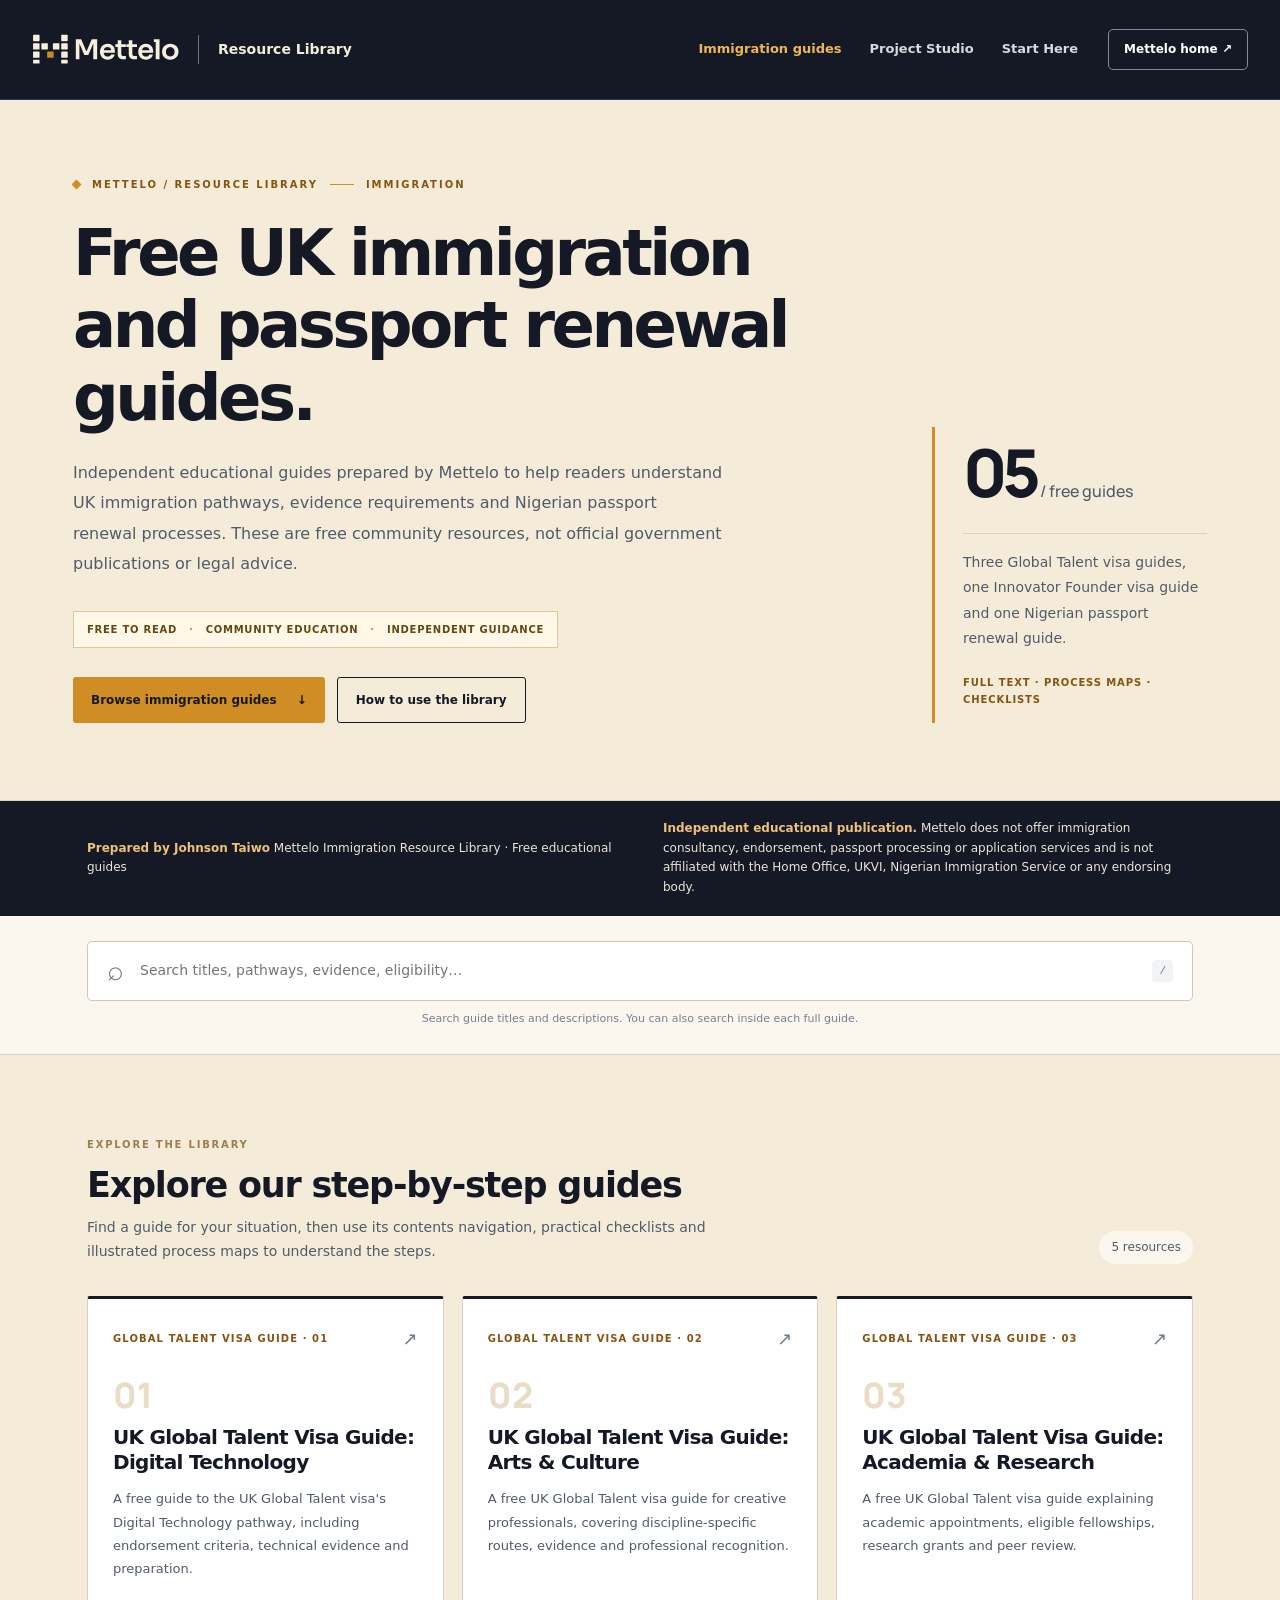
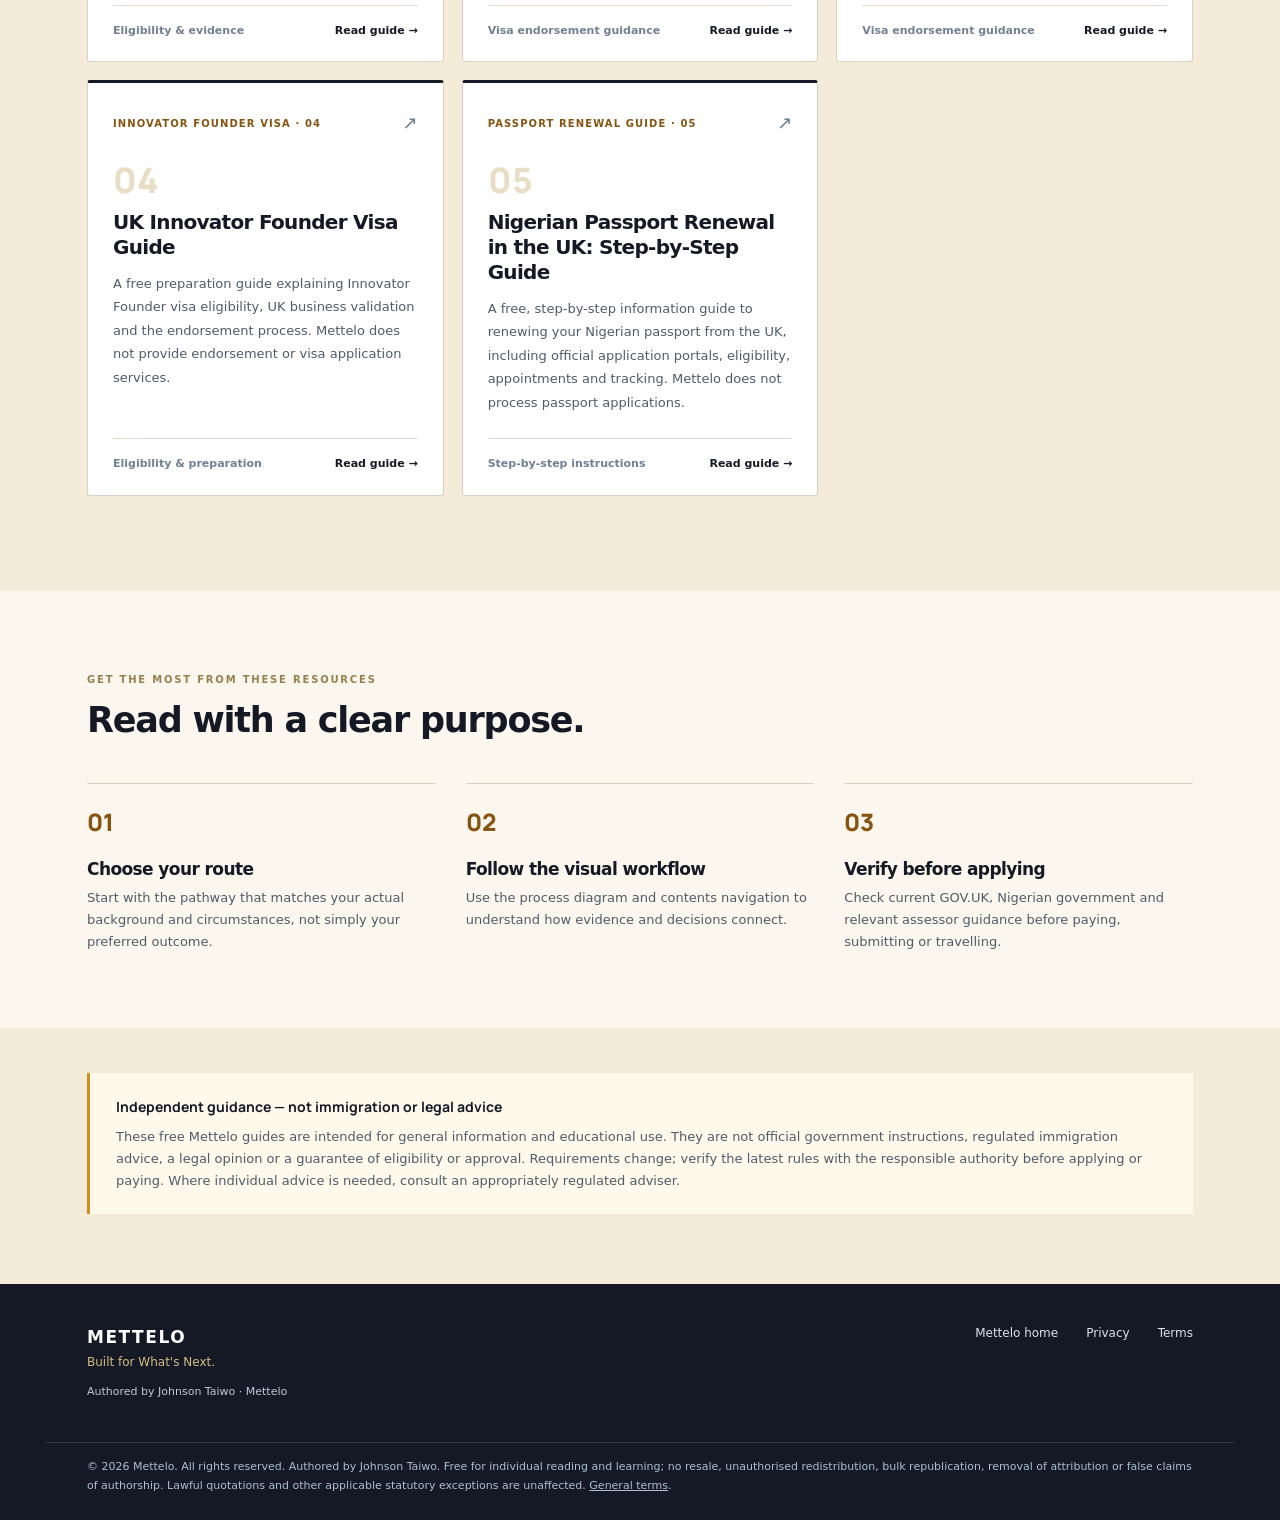
<file: docs/index.html>
<!doctype html>
<html lang="en-GB">
<head>
<meta charset="utf-8"><meta name="viewport" content="width=device-width,initial-scale=1">
<meta name="description" content="Read Mettelo's practical immigration guides covering Global Talent, Innovator Founder and Nigerian passport renewal.">
<meta name="theme-color" content="#102743">
<title>Free Immigration Guides & Resources | Mettelo</title>

<link rel="stylesheet" href="assets/library.css?v=20261110-mobile-v2">
<link rel="stylesheet" href="assets/responsive.css?v=20261110-mobile-v2">
</head>
<body data-page="home">
<a class="skip" href="#main">Skip to content</a>
<header class="site-header"><div class="header-inner">
<a href="./" class="brand" aria-label="Mettelo Resource Library home"><img src="assets/mettelo-logo-light.svg" alt="Mettelo" class="official-logo"><span class="brand-divider"></span><span class="brand-note">Resource Library</span></a>
<nav class="top-nav" id="main-navigation" aria-label="Resource Library"><a class="active" href="./">Immigration guides</a><a href="https://mettelo.github.io/project-library/">Project Studio</a><a href="https://mettelo.com/start/">Start Here</a></nav>
<button class="nav-toggle" id="site-menu-toggle" type="button" aria-label="Open site navigation" aria-expanded="false" aria-controls="main-navigation"><span class="nav-toggle-lines" aria-hidden="true"><i></i><i></i><i></i></span><span class="nav-toggle-label">Menu</span></button>
<a href="https://mettelo.com/" class="header-action">Mettelo home <span aria-hidden="true">↗</span></a>
</div></header>
<main id="main">
<section class="hero"><div class="hero-inner">
<div><div class="eyebrow"><span class="eyebrow-mark"></span> METTELO / RESOURCE LIBRARY <span class="eyebrow-line"></span> IMMIGRATION</div>
<h1>Free UK immigration and passport renewal guides.</h1>
<p class="hero-copy">Independent educational guides prepared by Mettelo to help readers understand UK immigration pathways, evidence requirements and Nigerian passport renewal processes. These are free community resources, not official government publications or legal advice.</p>
<div class="home-badge">FREE TO READ <span aria-hidden="true">·</span> COMMUNITY EDUCATION <span aria-hidden="true">·</span> INDEPENDENT GUIDANCE</div><div class="hero-actions"><a class="button button-primary" href="#guides">Browse immigration guides <span aria-hidden="true">↓</span></a><a class="button button-outline" href="#how-to-use">How to use the library</a></div>
</div>
<div class="hero-aside" aria-label="Library overview"><div class="aside-number">05<span> / free guides</span></div><div class="aside-rule"></div><p>Three Global Talent visa guides, one Innovator Founder visa guide and one Nigerian passport renewal guide.</p><div class="aside-footer">Full text · Process maps · Checklists</div></div>
</div></section>
<section class="home-trust-banner" aria-label="Publication details"><div class="container"><div><strong>Prepared by Johnson Taiwo</strong><span> Mettelo Immigration Resource Library · Free educational guides</span></div><div><strong>Independent educational publication.</strong> Mettelo does not offer immigration consultancy, endorsement, passport processing or application services and is not affiliated with the Home Office, UKVI, Nigerian Immigration Service or any endorsing body.</div></div></section>
<section class="search-section" aria-label="Find a resource"><div class="container"><label class="search-field"><span class="search-icon" aria-hidden="true">⌕</span><span class="sr-only">Search immigration guides</span><input id="resource-search" type="search" placeholder="Search titles, pathways, evidence, eligibility…" autocomplete="off"><kbd>/</kbd></label><p class="search-tip">Search guide titles and descriptions. You can also search inside each full guide.</p></div></section>
<section class="listing section-pad" id="guides"><div class="container"><div class="section-heading"><div><span class="overline">EXPLORE THE LIBRARY</span><h2>Explore our step-by-step guides</h2><p>Find a guide for your situation, then use its contents navigation, practical checklists and illustrated process maps to understand the steps.</p></div><span class="item-count" id="result-count">5 resources</span></div>
<div class="cards" id="resource-cards">
<a class="resource-card" data-keywords="digital technology global talent visa tech nation data engineering software ai product evidence promise talent" href="guide/?doc=global-talent/technology"><div class="card-top"><span class="card-category">GLOBAL TALENT VISA GUIDE · 01</span><span class="card-arrow">↗</span></div><div class="card-glyph">01</div><h3>UK Global Talent Visa Guide: Digital Technology</h3><p>A free guide to the UK Global Talent visa's Digital Technology pathway, including endorsement criteria, technical evidence and preparation.</p><div class="card-bottom"><span>Eligibility &amp; evidence</span><span>Read guide →</span></div></a>
<a class="resource-card" data-keywords="arts culture global talent visa music art theatre architecture fashion design film literature exhibitions evidence" href="guide/?doc=global-talent/arts-and-culture"><div class="card-top"><span class="card-category">GLOBAL TALENT VISA GUIDE · 02</span><span class="card-arrow">↗</span></div><div class="card-glyph">02</div><h3>UK Global Talent Visa Guide: Arts &amp; Culture</h3><p>A free UK Global Talent visa guide for creative professionals, covering discipline-specific routes, evidence and professional recognition.</p><div class="card-bottom"><span>Visa endorsement guidance</span><span>Read guide →</span></div></a>
<a class="resource-card" data-keywords="research academia global talent visa universities fellowship academic appointment grants peer review ukri" href="guide/?doc=global-talent/academia-and-research"><div class="card-top"><span class="card-category">GLOBAL TALENT VISA GUIDE · 03</span><span class="card-arrow">↗</span></div><div class="card-glyph">03</div><h3>UK Global Talent Visa Guide: Academia &amp; Research</h3><p>A free UK Global Talent visa guide explaining academic appointments, eligible fellowships, research grants and peer review.</p><div class="card-bottom"><span>Visa endorsement guidance</span><span>Read guide →</span></div></a>
<a class="resource-card" data-keywords="innovator founder visa business startup uk customer discovery innovation validation endorsement scalable viable" href="guide/?doc=innovator-founder/guide"><div class="card-top"><span class="card-category">INNOVATOR FOUNDER VISA · 04</span><span class="card-arrow">↗</span></div><div class="card-glyph">04</div><h3>UK Innovator Founder Visa Guide</h3><p>A free preparation guide explaining Innovator Founder visa eligibility, UK business validation and the endorsement process. Mettelo does not provide endorsement or visa application services.</p><div class="card-bottom"><span>Eligibility &amp; preparation</span><span>Read guide →</span></div></a>
<a class="resource-card" data-keywords="nigerian passport renewal uk nigeria high commission immigration contactless appointment payment tracking" href="guide/?doc=nigerian-passport/passport-renewal-uk"><div class="card-top"><span class="card-category">PASSPORT RENEWAL GUIDE · 05</span><span class="card-arrow">↗</span></div><div class="card-glyph">05</div><h3>Nigerian Passport Renewal in the UK: Step-by-Step Guide</h3><p>A free, step-by-step information guide to renewing your Nigerian passport from the UK, including official application portals, eligibility, appointments and tracking. Mettelo does not process passport applications.</p><div class="card-bottom"><span>Step-by-step instructions</span><span>Read guide →</span></div></a>
</div><p class="no-results" id="no-results" hidden>No matching guides. Try another search term.</p>
</div></section>
<section class="use-section" id="how-to-use"><div class="container"><div class="section-heading"><div><span class="overline">GET THE MOST FROM THESE RESOURCES</span><h2>Read with a clear purpose.</h2></div></div><div class="steps"><div><span class="step-no">01</span><h3>Choose your route</h3><p>Start with the pathway that matches your actual background and circumstances, not simply your preferred outcome.</p></div><div><span class="step-no">02</span><h3>Follow the visual workflow</h3><p>Use the process diagram and contents navigation to understand how evidence and decisions connect.</p></div><div><span class="step-no">03</span><h3>Verify before applying</h3><p>Check current GOV.UK, Nigerian government and relevant assessor guidance before paying, submitting or travelling.</p></div></div></div></section>
<section class="notice-section"><div class="container"><div class="notice-box"><strong>Independent guidance — not immigration or legal advice</strong><p>These free Mettelo guides are intended for general information and educational use. They are not official government instructions, regulated immigration advice, a legal opinion or a guarantee of eligibility or approval. Requirements change; verify the latest rules with the responsible authority before applying or paying. Where individual advice is needed, consult an appropriately regulated adviser.</p></div></div></section>
</main>
<footer class="library-footer"><div class="container footer-inner"><div><strong>METTELO</strong><span>Built for What's Next.</span><p>Authored by Johnson Taiwo · Mettelo</p></div><div><a href="https://mettelo.com/">Mettelo home</a><a href="https://mettelo.com/privacy/">Privacy</a><a href="https://mettelo.com/terms/">Terms</a></div></div><div class="container copyright">© 2026 Mettelo. All rights reserved. Authored by Johnson Taiwo. Free for individual reading and learning; no resale, unauthorised redistribution, bulk republication, removal of attribution or false claims of authorship. Lawful quotations and other applicable statutory exceptions are unaffected. <a href="https://mettelo.com/terms/">General terms</a>.</div></footer>
<script src="assets/home.js" defer></script>
<script src="assets/responsive.js?v=20261110-mobile-v2" defer></script>
</body></html>
</file>
<file: docs/assets/library.css>
@import url('https://fonts.googleapis.com/css2?family=DM+Sans:wght@400;500;600;700&family=Manrope:wght@400;500;600;700;800&display=swap');
:root{--navy:#102743;--navy-2:#173451;--sand:#c6a66a;--cream:#f8f6f1;--white:#fff;--line:#e5e9ed;--muted:#596979;--ink:#182c42;--shadow:0 18px 50px rgba(15,37,62,.07)}
*{box-sizing:border-box}html{scroll-behavior:smooth}body{margin:0;background:#fff;color:var(--ink);font-family:"DM Sans",Arial,sans-serif;font-size:15px;line-height:1.7}h1,h2,h3,h4{font-family:Manrope,"DM Sans",sans-serif;letter-spacing:-.035em;line-height:1.25}a{color:inherit}a:focus-visible,button:focus-visible,input:focus-visible{outline:3px solid var(--sand);outline-offset:3px}button,input{font:inherit}.container{max-width:1190px;margin:0 auto;padding:0 28px}.sr-only{position:absolute;width:1px;height:1px;overflow:hidden;clip:rect(0,0,0,0)}.skip{position:absolute;left:-999px;top:10px;background:#fff;padding:12px;z-index:1000}.skip:focus{left:12px}
.site-header{background:var(--white);border-bottom:1px solid var(--line);position:relative;z-index:9}.header-inner{max-width:1280px;min-height:84px;margin:auto;padding:12px 32px;display:flex;gap:30px;align-items:center}.brand{display:inline-flex;align-items:center;text-decoration:none;gap:16px;margin-right:auto;white-space:nowrap}.brand img{max-width:125px;max-height:43px;object-fit:contain}.brand-divider{width:1px;height:25px;background:#dce2e8}.brand-note{font-size:13px;font-weight:700;color:#41566b}.top-nav{display:flex;gap:28px}.top-nav a{text-decoration:none;font-weight:600;color:#617084;font-size:13px}.top-nav a:hover,.top-nav a.active{color:var(--navy)}.header-action{border:1px solid var(--line);padding:9px 15px;border-radius:5px;text-decoration:none;font-size:12px;font-weight:700;white-space:nowrap}
.hero{background:var(--navy);color:white;position:relative;overflow:hidden}.hero:before{content:"";position:absolute;width:440px;height:440px;right:-130px;top:-220px;border:1px solid rgba(255,255,255,.12);border-radius:50%;box-shadow:0 0 0 80px rgba(255,255,255,.025),0 0 0 170px rgba(255,255,255,.02)}.hero-inner{max-width:1190px;padding:96px 28px 100px;margin:auto;display:grid;grid-template-columns:minmax(0,1fr) 275px;gap:90px;position:relative}.eyebrow{display:flex;align-items:center;gap:12px;font-size:10px;letter-spacing:.2em;font-weight:800;color:#e1c694}.eyebrow-mark{width:7px;height:7px;background:var(--sand);transform:rotate(45deg)}.eyebrow-line{width:24px;height:1px;background:#a7aeb8}.hero h1{font-size:clamp(39px,5vw,67px);max-width:750px;margin:24px 0;line-height:1.13;font-weight:800}.hero-copy{font-size:16px;color:#d2dce5;max-width:650px;line-height:1.9}.hero-actions{display:flex;gap:12px;margin-top:29px;flex-wrap:wrap}.button{display:inline-flex;gap:20px;align-items:center;justify-content:center;text-decoration:none;padding:12px 18px;font-size:12px;font-weight:700;border-radius:3px;transition:transform .15s}.button:hover{transform:translateY(-2px)}.button-primary{background:var(--sand);color:var(--navy)}.button-outline{border:1px solid #b9c4cf;color:inherit}.hero .button-outline{border-color:#8393a6;color:#fff}.hero-aside{align-self:end;border-top:2px solid var(--sand);padding-top:24px}.aside-number{font-family:Manrope;font-size:70px;font-weight:800;letter-spacing:-.07em;line-height:1}.aside-number span{font-size:16px;font-weight:500;letter-spacing:0;color:#bac9d9}.aside-rule{height:1px;background:#456077;margin:28px 0 16px}.hero-aside p{color:#d3deea;line-height:1.8;font-size:14px}.aside-footer{font-size:10px;letter-spacing:.09em;color:#d1b47a;text-transform:uppercase;font-weight:800;margin-top:23px}
.search-section{background:var(--cream);padding:25px 0;border-bottom:1px solid #eae6dc}.search-field{max-width:840px;margin:auto;display:flex;align-items:center;gap:14px;padding:15px 19px;background:white;border:1px solid #dbe1e7;box-shadow:0 6px 24px rgba(24,49,74,.04);border-radius:5px}.search-icon{font-size:28px;line-height:1;color:#6d7d8d}.search-field input{border:0;outline:0;flex:1;min-width:0;font-size:14px;color:var(--navy)}.search-field input:focus{outline:0}.search-field kbd{font-size:11px;background:#f1f4f6;padding:2px 7px;border-radius:4px;color:#6c7d8e}.search-tip{font-size:11px;text-align:center;color:#728295;margin:9px 0 0}
.section-pad{padding:76px 0 95px}.section-heading{display:flex;justify-content:space-between;align-items:flex-end;gap:20px;margin-bottom:32px}.section-heading h2{font-size:35px;color:var(--navy);margin:8px 0}.section-heading p{max-width:620px;margin:0;color:var(--muted);font-size:14px}.overline{color:#98804f;letter-spacing:.18em;font-size:10px;font-weight:800}.item-count{font-size:12px;color:var(--muted);background:var(--cream);padding:6px 12px;border-radius:50px}.cards{display:grid;grid-template-columns:repeat(3,minmax(0,1fr));gap:18px}.resource-card{position:relative;display:flex;flex-direction:column;min-height:330px;padding:25px 25px 21px;text-decoration:none;border:1px solid var(--line);background:white;box-shadow:0 8px 23px rgba(15,37,62,.025);transition:border-color .2s,transform .2s,box-shadow .2s}.resource-card:hover{transform:translateY(-5px);box-shadow:var(--shadow);border-color:var(--sand)}.card-top,.card-bottom{display:flex;align-items:center;justify-content:space-between;gap:12px}.card-category{font-size:10px;font-weight:800;letter-spacing:.11em;color:#8d754c}.card-arrow{font-size:18px;color:#697d8b}.card-glyph{font-size:35px;font-weight:800;font-family:Manrope;color:#e4e9ec;line-height:1;margin:24px 0 12px}.resource-card h3{font-size:20px;margin:0 0 12px;color:var(--navy)}.resource-card p{font-size:13px;color:var(--muted);line-height:1.8;margin:0 0 24px}.card-bottom{border-top:1px solid var(--line);padding-top:16px;margin-top:auto;font-size:11px;font-weight:700;color:#718092}.card-bottom span:last-child{color:var(--navy)}.no-results{background:var(--cream);padding:25px;text-align:center}
.use-section{background:#f5f7f8;padding:75px 0}.steps{display:grid;grid-template-columns:repeat(3,1fr);gap:30px}.steps>div{border-top:1px solid #ccd5de;padding-top:18px}.step-no{color:#a38757;font-family:Manrope;font-weight:800;font-size:24px}.steps h3{font-size:17px;margin:16px 0 7px}.steps p{font-size:13px;color:var(--muted);margin:0}.notice-section{padding:45px 0 70px}.notice-box{padding:22px 26px;border-left:3px solid var(--sand);background:#f8f7f3}.notice-box strong{font-family:Manrope;font-size:14px}.notice-box p{font-size:13px;color:var(--muted);margin:5px 0 0}.library-footer{background:var(--navy);color:white}.footer-inner{padding-top:39px;padding-bottom:29px;display:flex;justify-content:space-between;gap:20px}.footer-inner strong{display:block;letter-spacing:.09em;font-size:17px}.footer-inner span{display:block;color:#d7bc84;font-size:12px}.footer-inner p{color:#bbcbd9;font-size:11px}.footer-inner>div:last-child{display:flex;gap:28px;align-items:flex-start}.footer-inner a{color:#d9e3ec;text-decoration:none;font-size:12px}.copyright{font-size:11px;color:#adc0d2;border-top:1px solid #36516c;padding-top:15px;padding-bottom:25px}.copyright a{color:inherit}
.reader-shell{display:grid;grid-template-columns:minmax(200px,265px) minmax(0,850px) minmax(150px,245px);max-width:1500px;min-height:70vh;margin:0 auto}.reader-sidebar{background:#f8fafb;border-right:1px solid var(--line);padding:35px 22px 35px 32px;align-self:stretch}.sidebar-label{font-size:10px;letter-spacing:.16em;color:#8b754d;font-weight:800;margin:4px 0 16px}.sidebar-back{display:block;font-size:12px;text-decoration:none;margin-bottom:30px;color:var(--navy);font-weight:700}.sidebar-section{font-size:10px;letter-spacing:.12em;font-weight:800;color:#80909e;margin:25px 0 8px}.sidebar-link,.related-links a{display:block;color:#52677a;text-decoration:none;font-size:12px;padding:10px 12px;border-radius:4px;line-height:1.4}.sidebar-link:hover,.related-links a:hover{background:#eef2f5;color:var(--navy)}.sidebar-link.active{background:#e6ecef;color:var(--navy);font-weight:800;border-left:3px solid var(--sand)}.sidebar-disclaimer{font-size:11px;color:#8392a0;border-top:1px solid var(--line);margin-top:30px;padding-top:20px;line-height:1.7}.reader-main{min-width:0;padding:38px clamp(24px,4vw,68px) 90px}.reader-breadcrumb{display:flex;align-items:center;gap:12px;font-size:12px;color:#79899a;margin-bottom:44px}.reader-breadcrumb a{color:#6b7e8e;text-decoration:none}.reader-pretitle{font-size:11px;font-weight:800;letter-spacing:.18em;color:#a08453}.reader-title-block h1{font-size:clamp(30px,3.3vw,45px);color:var(--navy);margin:14px 0}.reader-title-block p{font-size:15px;color:var(--muted);line-height:1.8;max-width:660px}.reader-meta{display:flex;flex-wrap:wrap;gap:14px;margin:22px 0 25px;padding:15px 0;border-top:1px solid var(--line);border-bottom:1px solid var(--line);font-size:11px;color:#687b8d}.reader-meta span+span:before{content:"•";padding-right:14px;color:var(--sand)}.reader-tools{display:flex;gap:12px;align-items:center;margin-bottom:32px}.reader-find{flex:1;display:flex;align-items:center;gap:9px;border:1px solid var(--line);padding:9px 11px;border-radius:4px;color:#758597}.reader-find input{border:0;outline:0;min-width:0;width:100%;font-size:12px}.reader-tools button{background:#fff;border:1px solid var(--line);border-radius:4px;padding:10px 13px;font-size:11px;cursor:pointer}.reader-tools button:hover{background:var(--cream)}#find-count{font-size:11px;color:#687b8d}.error-box{padding:16px;background:#fff3ed;border:1px solid #e2ac93}.toc-sidebar{border-left:1px solid var(--line);padding:36px 23px}.toc-sticky{position:sticky;top:28px;max-height:calc(100vh - 60px);overflow:auto}.toc{display:flex;flex-direction:column;gap:3px}.toc a{font-size:11px;text-decoration:none;color:#718192;line-height:1.5;padding:7px 5px;border-left:2px solid transparent}.toc a:hover{color:var(--navy);border-left-color:var(--sand)}.toc a.toc-h3{padding-left:17px}.toc-help{border-top:1px solid var(--line);margin-top:30px;padding-top:18px}.toc-help strong{font-size:12px}.toc-help p{font-size:11px;color:#7c8b9a;line-height:1.7}
.markdown-content{color:#283b50;font-size:14px;line-height:1.88;overflow-wrap:anywhere}.markdown-content>h1:first-child{display:none}.markdown-content h2,.markdown-content h3,.markdown-content h4{scroll-margin-top:30px;color:#102743}.markdown-content h2{font-size:26px;border-bottom:1px solid var(--line);padding-bottom:14px;margin:49px 0 20px}.markdown-content h3{font-size:20px;margin:32px 0 15px}.markdown-content h4{font-size:16px;margin:25px 0 8px}.markdown-content p{margin:14px 0}.markdown-content ul,.markdown-content ol{padding-left:23px}.markdown-content li{padding-left:4px;margin-bottom:6px}.markdown-content a{color:#1c5b90;text-decoration:underline;text-underline-offset:3px}.markdown-content blockquote{border-left:3px solid var(--sand);background:#f9f7f0;padding:14px 20px;margin:23px 0;color:#445565}.markdown-content blockquote p{margin:5px 0}.markdown-content table{border-collapse:collapse;width:100%;font-size:12px;min-width:520px}.markdown-content th{background:#eff3f6;color:#203b55;text-align:left}.markdown-content td,.markdown-content th{border:1px solid #dfe5eb;padding:10px 12px;vertical-align:top}.markdown-content .table-scroll{max-width:100%;overflow-x:auto;margin:20px 0}.markdown-content pre{background:#102743;color:#eef4f8;padding:19px;overflow:auto;border-radius:5px;font-size:12px;line-height:1.7}.markdown-content code{font-size:.91em;background:#f0f3f5;padding:2px 5px;border-radius:3px}.markdown-content pre code{color:inherit;background:transparent;padding:0}.markdown-content hr{border:0;border-top:1px solid var(--line);margin:30px 0}.markdown-content img{max-width:100%;height:auto}.diagram-frame{margin:25px 0;max-width:100%;border:1px solid var(--line);background:#fff;border-radius:6px;box-shadow:0 5px 21px rgba(19,48,73,.035);overflow-x:auto;padding:18px}.diagram-label{font-size:10px;text-transform:uppercase;letter-spacing:.14em;font-weight:800;color:#9b7e4f;margin-bottom:15px}.diagram-frame svg{max-width:none;min-width:100%;height:auto}.mark-hit{background:#fce2a7;outline:1px solid #ddba6b;border-radius:2px}.reader-bottom{border-top:1px solid var(--line);margin-top:55px;padding-top:25px}.reader-bottom-note{font-size:12px;color:var(--muted);margin-bottom:20px}.reader-bottom .button-outline{color:var(--navy)}.mobile-reader-nav{display:none}
@media(max-width:1180px){.toc-sidebar{display:none}.reader-shell{grid-template-columns:235px minmax(0,1fr)}.reader-main{padding:35px 6vw 65px}.cards{grid-template-columns:repeat(2,1fr)}}@media(max-width:760px){.header-inner{min-height:72px;padding:10px 18px}.brand img{max-width:104px}.brand-note{font-size:11px}.top-nav,.header-action{display:none}.hero-inner{grid-template-columns:1fr;padding:69px 22px;gap:34px}.hero h1{font-size:42px}.hero-aside{max-width:350px}.aside-number{font-size:48px}.container{padding:0 19px}.cards,.steps{grid-template-columns:1fr}.resource-card{min-height:280px}.section-pad{padding:55px 0 65px}.section-heading{align-items:flex-start}.section-heading h2{font-size:28px}.item-count{white-space:nowrap}.footer-inner{display:block}.footer-inner>div:last-child{margin-top:17px;flex-wrap:wrap}.reader-shell{display:block}.reader-sidebar{display:none;background:#f8fafb;padding:20px;border-bottom:1px solid var(--line)}.reader-sidebar.open{display:block}.mobile-reader-nav{display:flex;justify-content:space-between;gap:10px;padding-bottom:20px}.mobile-reader-nav button{border:1px solid var(--line);background:white;padding:7px 12px;font-size:12px;border-radius:4px}.mobile-reader-nav a{text-decoration:none;font-size:12px;color:#54697a}.reader-main{padding:24px 22px 60px}.reader-breadcrumb{margin-bottom:25px}.reader-meta{gap:4px}.reader-meta span+span:before{content:"";padding:0}.reader-tools{flex-wrap:wrap}.reader-find{flex-basis:100%}.markdown-content{font-size:13px}.markdown-content h2{font-size:23px}.markdown-content h3{font-size:18px}.diagram-frame{padding:10px}.hero-aside{display:none}}
@media(prefers-reduced-motion:reduce){html{scroll-behavior:auto}.button,.resource-card{transition:none}}

/* The HTML hidden attribute must override component display rules. */
[hidden]{display:none!important}

.brand-wordmark{font-family:Manrope,sans-serif;font-size:20px;font-weight:800;letter-spacing:.06em;color:#102743}

/* Mettelo Project Studio visual system — official brand tokens */
:root{--navy:#141925;--navy-2:#303861;--sand:#cf8d24;--cream:#f4ecd8;--line:#d9d2c2;--muted:#505b69;--ink:#141925;--shadow:0 16px 36px rgba(20,25,37,.07)}
body{font-family:system-ui,-apple-system,"Segoe UI",sans-serif;color:var(--ink);background:var(--cream)}
h1,h2,h3,h4{font-family:system-ui,-apple-system,"Segoe UI",sans-serif}
.site-header{background:#141925;border-bottom:1px solid #303861;color:white}
.header-inner{max-width:1280px;min-height:99px}
.brand{gap:19px}.brand img.official-logo{width:147px;max-width:147px;max-height:40px;object-fit:contain}
.brand-divider{height:29px;background:#6e7380}
.brand-note{color:#f4ecd8;font-size:14px}
.top-nav a{color:#d7d9de}.top-nav a:hover,.top-nav a.active{color:#f1b653}
.header-action{border:1px solid #858b9c;color:white;background:transparent}
.header-action:hover{border-color:#cf8d24;color:#cf8d24}
.hero{background:#f4ecd8;color:#141925;border-bottom:1px solid #d9d2c2}
.hero::before{display:none}
.hero-inner{padding-top:76px;padding-bottom:77px}
.eyebrow{color:#865410}
.eyebrow-mark{background:#cf8d24}
.eyebrow-line{background:#cf8d24}
.hero h1{color:#141925;font-weight:800;letter-spacing:-.055em}
.hero-copy{color:#505b69}
.hero .button-outline{color:#141925;border-color:#141925}
.button-primary{background:#cf8d24;color:#141925}
.button-primary:hover{background:#e2a44a}
.hero-aside{border-left:3px solid #cf8d24;border-top:0;padding:12px 0 15px 28px}
.aside-number{font-size:66px}.aside-number span{color:#505b69}
.aside-rule{background:#d9d2c2}.hero-aside p{color:#505b69}
.aside-footer{color:#865410}
.search-section{background:#fbf7ee;border-bottom:1px solid #d9d2c2}
.search-field{border-color:#cfc7b8;box-shadow:none}
.section-pad{background:#f4ecd8}
.resource-card{border:1px solid #d9d2c2;border-top:3px solid #141925;border-radius:3px;box-shadow:none;min-height:320px}
.resource-card:hover{border-color:#cf8d24;border-top-color:#cf8d24}
.card-category{color:#865410}.card-glyph{color:#e9ddc6}
.card-bottom{border-color:#e1dbcf}.item-count{background:#fbf7ee}
.use-section{background:#fbf7ee}.steps>div{border-color:#d9d2c2}.step-no{color:#865410}
.notice-section{background:#f4ecd8}
.notice-box{background:#fff9ec;border-left-color:#cf8d24}
.library-footer{background:#141925}.copyright{border-color:#313747}
.reader-shell{max-width:1550px;background:#fff}
.reader-sidebar{background:#fbf7ee;border-color:#e3d9c5}
.sidebar-label,.reader-pretitle{color:#865410}
.sidebar-section{color:#7b6e59}
.sidebar-link{font-size:13px;color:#3d4654}
.sidebar-link.active{background:#f3e5ca;border-left-color:#cf8d24;color:#141925}
.sidebar-link:hover,.related-links a:hover{background:#f3e5ca}
.reader-main{background:#fff}
.toc-sidebar{background:#fbf7ee;border-color:#e3d9c5}
.toc a:hover{border-color:#cf8d24}
.reader-title-block h1,.markdown-content h2,.markdown-content h3,.markdown-content h4{color:#141925}
.markdown-content h2{border-color:#d9d2c2}
.markdown-content blockquote{border-left-color:#cf8d24;background:#faf4e7}
.markdown-content th{background:#f4ecd8;color:#141925}
.markdown-content td,.markdown-content th{border-color:#d9d2c2}
.markdown-content a{color:#303861}
.markdown-content pre{background:#141925}
.reader-tools button{border-color:#d9d2c2}
.diagram-frame{border:1px solid #d9d2c2;background:#fff;overflow:hidden;border-radius:4px;padding:0;margin:30px 0 38px;box-shadow:0 8px 28px rgba(20,25,37,.045)}
.diagram-label{font-size:11px;color:#865410;letter-spacing:.11em;font-weight:800;margin:0}
.diagram-head{display:flex;align-items:center;justify-content:space-between;gap:12px;padding:14px 18px;background:#fbf7ee;border-bottom:1px solid #e3d9c5}
.diagram-controls{display:flex;align-items:center;gap:6px;flex-wrap:wrap}
.diagram-controls button{background:white;color:#141925;border:1px solid #cfc6b7;border-radius:3px;font-size:12px;font-weight:750;padding:6px 10px;min-height:33px;cursor:pointer}
.diagram-controls button:hover{border-color:#cf8d24;background:#f9efd9}
.diagram-viewport{width:100%;height:min(540px,70vh);min-height:310px;overflow:auto;background:white;display:flex;justify-content:center;align-items:flex-start;overscroll-behavior:contain}
.diagram-canvas{margin:auto;transform-origin:top center;display:flex;justify-content:center;align-items:center;min-width:100%}
.diagram-canvas svg{display:block;max-width:unset!important;min-width:unset!important;height:auto!important;flex:none}
.diagram-caption{padding:12px 18px;border-top:1px solid #e3d9c5;color:#505b69;font-size:12px;background:#fff}
.diagram-frame.diagram-fullscreen{position:fixed;inset:12px;z-index:1200;margin:0;display:flex;flex-direction:column;background:white;box-shadow:0 0 0 100vmax rgba(0,0,0,.7)}
.diagram-fullscreen .diagram-viewport{flex:1;height:auto;max-height:none}
.diagram-frame.diagram-fullscreen .diagram-controls .diagram-expand{background:#cf8d24}
.diagram-fallback{display:block;margin:0;padding:20px;color:#141925;font-size:12px;white-space:pre-wrap}
.diagram-error{padding:15px;color:#8c300d;border:1px solid #cc8d78;background:#fff7f1}
.diagram-frame .node rect,.diagram-frame .node polygon{stroke-width:1.8px}
.diagram-frame svg text{font-weight:600}
.reader-tools #find-count{min-width:70px}
@media(max-width:1000px){.top-nav{gap:14px}.header-inner{gap:12px}.reader-shell{grid-template-columns:240px minmax(0,1fr)}}
@media(max-width:760px){.header-inner{min-height:73px}.brand img.official-logo{max-width:115px;width:115px}.brand-note{font-size:12px}.hero-inner{padding:53px 22px 65px}.hero h1{font-size:42px}.reader-sidebar{background:#fbf7ee}.reader-main{padding:24px 20px 54px}.diagram-head{align-items:flex-start;flex-direction:column;padding:12px}.diagram-viewport{height:430px;min-height:290px}.diagram-canvas{justify-content:flex-start}.diagram-controls button{font-size:11px}.resource-card{min-height:290px}.hero-aside{display:none}}


/* Reader revision: one sticky guide-contents sidebar and a generous article column. */
body[data-page="guide"] .reader-shell{
 display:grid;grid-template-columns:minmax(238px,282px) minmax(0,1fr);
 max-width:1480px;margin:0 auto;align-items:stretch;
}
body[data-page="guide"] .reader-sidebar{
 position:sticky;top:0;height:100vh;max-height:100vh;
 overflow-y:auto;overscroll-behavior:contain;
 background:#fbf7ee;padding:29px 17px 29px 25px;
 border-right:1px solid #ded5c3;scrollbar-width:thin;
}
body[data-page="guide"] .reader-sidebar .toc{
 display:flex;flex-direction:column;gap:0;padding:0;margin:10px 0 24px;
}
body[data-page="guide"] .reader-sidebar .toc a{
 display:block;padding:9px 12px;border-left:3px solid transparent;
 font-size:13px;line-height:1.55;color:#505b69;text-decoration:none;
 border-radius:0 3px 3px 0;
}
body[data-page="guide"] .reader-sidebar .toc a:hover,
body[data-page="guide"] .reader-sidebar .toc a:focus-visible{
 background:#f4ecd8;border-left-color:#cf8d24;color:#141925;
}
body[data-page="guide"] .reader-sidebar .toc .toc-h3{
 font-size:12px;padding-left:24px;color:#687381;
}
body[data-page="guide"] .sidebar-intro{font-size:12px;color:#687381;margin-bottom:18px}
body[data-page="guide"] .reader-main{
 width:100%;min-width:0;max-width:1100px;padding:42px clamp(26px,4.5vw,76px) 90px;
}
body[data-page="guide"] .reader-title-block h1{font-size:clamp(32px,3.2vw,48px);line-height:1.2}
body[data-page="guide"] .reader-title-block p{font-size:16px;line-height:1.85}
body[data-page="guide"] .markdown-content{
 font-size:16px;line-height:1.85;color:#26313f;max-width:100%;
}
body[data-page="guide"] .markdown-content p{margin:16px 0 21px}
body[data-page="guide"] .markdown-content li{margin-bottom:9px}
body[data-page="guide"] .markdown-content h2{font-size:clamp(23px,2.3vw,30px);margin-top:58px;line-height:1.35}
body[data-page="guide"] .markdown-content h3{font-size:22px;line-height:1.35}
body[data-page="guide"] .markdown-content table{font-size:13px}
body[data-page="guide"] .reader-breadcrumb{margin-bottom:29px}
.guide-switcher{
 display:flex;align-items:center;flex-wrap:wrap;gap:11px;
 padding:14px 18px;background:#fbf7ee;border:1px solid #ded5c3;
 border-left:3px solid #cf8d24;margin:0 0 30px;
}
.guide-switcher label{color:#505b69;font-size:13px;font-weight:750;white-space:nowrap}
.guide-switcher select{
 flex:1;min-width:230px;min-height:41px;
 border:1px solid #c6bfae;background:#fff;padding:9px 12px;
 font:inherit;font-size:13px;color:#141925;border-radius:3px;
}
.reader-legal-note{
 background:#fff9ed;border:1px solid #e7d6ab;
 border-left:4px solid #cf8d24;padding:20px 22px;margin:22px 0 30px;
 color:#343c45;
}
.reader-legal-note strong{display:block;color:#141925;font-size:14px}
.reader-legal-note p{font-size:13px;line-height:1.8;margin:7px 0 0}
body[data-page="guide"] .reader-tools{margin-bottom:45px}
body[data-page="guide"] .reader-meta{font-size:12px}
body[data-page="guide"] .toc-sidebar{display:none!important}
/* Scrollable diagram: do not centre flex content or clip its right/bottom edges. */
body[data-page="guide"] .diagram-frame{width:100%;max-width:100%;min-width:0;overflow:visible}
body[data-page="guide"] .diagram-viewport{
 width:100%;height:570px;min-height:350px;max-width:100%;
 display:block;overflow-x:auto!important;overflow-y:auto!important;
 overscroll-behavior:contain;touch-action:pan-x pan-y;
 scrollbar-width:auto;scrollbar-color:#9b9ca1 #f5f2eb;
}
body[data-page="guide"] .diagram-canvas{
 display:block!important;position:relative;margin:0!important;
 max-width:none!important;min-width:0;min-height:0;
 transform:none!important;transform-origin:top left;
}
body[data-page="guide"] .diagram-canvas svg{
 display:block;max-width:none!important;max-height:none!important;
 margin:0!important;flex:none!important;
}
.diagram-zoom-label{display:inline-block;color:#505b69;font-size:12px;font-variant-numeric:tabular-nums;font-weight:750;min-width:40px;margin-right:4px}
.diagram-controls{gap:7px}
.diagram-controls button{min-height:38px;padding:7px 12px}
.diagram-caption{line-height:1.65;margin:0!important}
body.diagram-is-open{overflow:hidden!important}
body[data-page="guide"] .diagram-frame.diagram-fullscreen{
 position:fixed!important;inset:12px!important;z-index:9999!important;
 max-width:unset!important;width:auto!important;
 display:flex!important;flex-direction:column;overflow:hidden!important;
 margin:0!important;background:#fff;
 box-shadow:0 0 0 100vmax rgba(0,0,0,.75);
}
body[data-page="guide"] .diagram-fullscreen .diagram-head,
body[data-page="guide"] .diagram-fullscreen .diagram-caption{flex:0 0 auto}
body[data-page="guide"] .diagram-fullscreen .diagram-viewport{
 flex:1 1 auto!important;height:auto!important;max-height:none!important;
 min-height:120px!important;overflow:auto!important;
}
@media(max-width:900px){
 body[data-page="guide"] .reader-shell{display:block}
 body[data-page="guide"] .reader-sidebar{display:none;position:relative;height:auto;max-height:56vh;overflow-y:auto;border-bottom:1px solid #ded5c3}
 body[data-page="guide"] .reader-sidebar.open{display:block}
 body[data-page="guide"] .mobile-reader-nav{display:flex}
 body[data-page="guide"] .reader-main{max-width:none;padding:25px 22px 65px}
 body[data-page="guide"] .diagram-viewport{height:440px}
}
@media(max-width:580px){
 body[data-page="guide"] .markdown-content{font-size:15px;line-height:1.8}
 body[data-page="guide"] .markdown-content h2{font-size:23px}
 body[data-page="guide"] .markdown-content h3{font-size:20px}
 body[data-page="guide"] .reader-main{padding:21px 17px 55px}
 .guide-switcher{display:block;padding:14px}
 .guide-switcher label{display:block;margin-bottom:8px}
 .guide-switcher select{width:100%;min-width:0}
 .reader-legal-note{padding:16px}
 .diagram-head{padding:11px!important}
 .diagram-controls{gap:5px}
 .diagram-controls button{font-size:11px;padding:6px 8px}
 body[data-page="guide"] .diagram-viewport{height:400px}
}

/* Free independent publication banner */
.home-badge{display:inline-flex;flex-wrap:wrap;gap:12px;align-items:center;margin:15px 0 0;padding:9px 13px;background:#fff8e8;border:1px solid #dfc992;color:#654711;font-size:10px;font-weight:800;letter-spacing:.075em}
.home-badge span{color:#cf8d24}
.home-trust-banner{background:#141925;color:#ece5d8;padding:18px 0}
.home-trust-banner .container{display:flex;align-items:center;justify-content:space-between;gap:24px}
.home-trust-banner .container>div{font-size:12px;line-height:1.65;max-width:530px}
.home-trust-banner strong{color:#f0c178}
.home-trust-banner span{color:#ece5d8}
@media(max-width:760px){.home-trust-banner .container{display:block}.home-trust-banner .container>div+div{margin-top:9px}.home-badge{font-size:9px}}

/* ==========================================================
   Mettelo Reading Experience V3 — chapter navigation
   and full-page (non-scrollboxed) process architecture
   ========================================================== */
body[data-page="guide"] .reader-sidebar .toc a{
  transition:background-color .16s ease,border-color .16s ease,color .16s ease;
  scroll-margin-block:80px;
}
body[data-page="guide"] .reader-sidebar .toc a.active,
body[data-page="guide"] .reader-sidebar .toc a[aria-current="location"]{
  background:#f3e4c5!important;color:#141925!important;
  border-left-color:#cf8d24!important;font-weight:750;
}
body[data-page="guide"] .markdown-content h2,
body[data-page="guide"] .markdown-content h3{
  scroll-margin-top:26px;
}
#reading-progress{
  position:fixed;z-index:99;top:0;left:0;right:0;height:4px;
  transform-origin:left center;transform:scaleX(0);
  background:#cf8d24;pointer-events:none;
}
body[data-page="guide"] .reader-sidebar .toc{
  padding:0 0 20px;margin:0;overflow:visible;
}
body[data-page="guide"] .reader-sidebar{
  scrollbar-color:#c7b998 #fbf7ee;
}
.architecture-overview{
  max-width:100%;width:100%;margin:38px 0 42px;
  padding:26px;background:#fbf7ee;border:1px solid #d9d2c2;
  border-top:5px solid #cf8d24;border-radius:4px;
  box-shadow:0 10px 30px rgba(20,25,37,.04);
  clear:both;
}
.architecture-heading{max-width:760px;margin-bottom:22px}
.architecture-kicker{
  display:block;font-size:11px;letter-spacing:.12em;font-weight:800;
  color:#906015;
}
body[data-page="guide"] .markdown-content .architecture-heading h3{
  font-size:clamp(21px,2vw,27px);margin:8px 0;
}
body[data-page="guide"] .markdown-content .architecture-heading p{
  font-size:14px;line-height:1.7;color:#505b69;margin:5px 0 0;
}
.architecture-grid{
  list-style:none!important;margin:0!important;padding:0!important;
  display:grid;grid-template-columns:repeat(4,minmax(0,1fr));
  gap:17px;align-items:stretch;
}
body[data-page="guide"] .markdown-content .architecture-stage{
  min-width:0;position:relative;margin:0!important;
  padding:24px 18px 18px!important;
  background:#fff;border:1px solid #d9d2c2;border-top:4px solid #303861;
  border-radius:4px;display:flex;flex-direction:column;
  overflow-wrap:anywhere;
}
.architecture-stage:not(:last-child)::after{
  content:"→";position:absolute;right:-17px;top:37px;z-index:2;
  width:17px;text-align:center;display:block;color:#b47819;font-size:22px;font-weight:800;
}
.architecture-stage-number{display:inline-flex;font-size:12px;line-height:1;font-weight:850;letter-spacing:.1em;color:#865410}
body[data-page="guide"] .markdown-content .architecture-stage h4{
  font-size:17px;line-height:1.38;min-height:47px;
  margin:11px 0 9px;letter-spacing:-.015em;
}
body[data-page="guide"] .markdown-content .architecture-stage .architecture-intro{
  font-size:13px;line-height:1.65;color:#505b69;margin:0 0 13px;
}
body[data-page="guide"] .markdown-content .architecture-stage ul{
  list-style:none;margin:0 0 17px;padding:0!important;
}
body[data-page="guide"] .markdown-content .architecture-stage li{
  position:relative;font-size:13px;line-height:1.55;
  margin:0 0 7px;padding:0 0 0 13px;
}
.architecture-stage li::before{
  content:"";width:5px;height:5px;position:absolute;left:0;top:.7em;
  border-radius:50%;background:#cf8d24;
}
.architecture-decision{
  margin-top:auto;padding:11px 11px 10px;
  background:#fff8e9;border-left:3px solid #cf8d24;
}
.architecture-decision strong{
  display:block;color:#7c5617;font-size:10px;letter-spacing:.07em;text-transform:uppercase;
}
body[data-page="guide"] .markdown-content .architecture-decision p{
  color:#3d4450;font-size:12px;line-height:1.55;margin:5px 0 0;
}
body[data-page="guide"] .markdown-content .architecture-footnote{
  font-size:12px;line-height:1.65;color:#697382;
  border-top:1px solid #e0d5bf;margin:20px 0 0;padding-top:14px;
}
@media(min-width:1250px){
  /* Use the full available page width instead of shrinking the process into the article text column. */
  body[data-page="guide"] .architecture-overview{
    width:min(1100px,calc(100vw - 352px));
    max-width:calc(100vw - 352px);
    margin-left:-32px;
  }
}
@media(min-width:900px) and (max-width:1249px){
  .architecture-grid{grid-template-columns:repeat(2,minmax(0,1fr))}
  .architecture-stage:nth-child(2)::after{display:none}
}
@media(max-width:899px){
  .architecture-grid{grid-template-columns:repeat(2,minmax(0,1fr))}
  .architecture-stage:nth-child(2)::after{display:none}
  .architecture-overview{padding:18px}
}
@media(max-width:570px){
  .architecture-grid{grid-template-columns:1fr;gap:16px}
  .architecture-stage:not(:last-child)::after{
    content:"↓";right:auto;left:50%;bottom:-20px;top:auto;
    transform:translateX(-50%);background:#fbf7ee;
    height:20px;width:32px;
  }
  .architecture-stage:nth-child(2)::after{display:block}
  body[data-page="guide"] .markdown-content .architecture-stage h4{min-height:0}
  .architecture-overview{padding:16px 12px}
}
@media(prefers-reduced-motion:reduce){
  body[data-page="guide"] .reader-sidebar .toc a{transition:none}
}
</file>
<file: docs/assets/responsive.css>
/* Mettelo Resource Library — responsive system, Nov 2026
   Applies to homepage and every guide. Loaded after library.css. */
:root{--content-gutter:clamp(16px,3.5vw,42px);--tap-height:44px}
html{scroll-padding-top:18px;-webkit-text-size-adjust:100%}
body{min-width:0}
img,svg,video,iframe{max-width:100%}
a,button,select,input{touch-action:manipulation}
:where(a,button,input,select):focus-visible{outline:3px solid #cf8d24;outline-offset:3px}
.container{width:100%;max-width:1190px;padding-inline:var(--content-gutter)}
.site-header{z-index:100;isolation:isolate}
.header-inner{max-width:1280px}
.nav-toggle{display:none;align-items:center;justify-content:center;gap:8px;min-width:44px;min-height:44px;border:1px solid #6e7380;border-radius:5px;color:#f4ecd8;background:transparent;font-size:13px;font-weight:700;cursor:pointer}
.nav-toggle-lines{display:grid;gap:4px;width:19px}
.nav-toggle-lines i{height:2px;width:19px;background:currentColor;border-radius:2px}
.nav-toggle-label{font-size:12px}
.page-nav-backdrop{display:none}
.search-field{max-width:100%}
.resource-card h3{overflow-wrap:break-word;hyphens:auto}
.resource-card:focus-visible{outline-offset:4px}
.home-trust-banner .container>div{min-width:0}

/* Reading page: prevent the grid, preformatted blocks, tables and long links
   from making the entire viewport horizontally scrollable. */
body[data-page="guide"] .reader-shell{width:100%;min-width:0;max-width:1480px}
body[data-page="guide"] .reader-main{min-width:0;max-width:none}
body[data-page="guide"] #guide-content{min-width:0;overflow-wrap:anywhere}
body[data-page="guide"] .markdown-content :where(p,li,blockquote,a,td,th){overflow-wrap:anywhere}
body[data-page="guide"] .markdown-content .table-scroll{width:100%;max-width:100%;overflow-x:auto;overscroll-behavior-x:contain;border:1px solid #ded5c3;border-radius:6px;-webkit-overflow-scrolling:touch;background:white;scrollbar-width:thin}
body[data-page="guide"] .markdown-content .table-scroll table{margin:0;border:0;min-width:560px}
body[data-page="guide"] .markdown-content pre{max-width:100%;overflow-x:auto;-webkit-overflow-scrolling:touch;white-space:pre}
body[data-page="guide"] .reader-title-block h1{overflow-wrap:anywhere}
body[data-page="guide"] .reader-meta{row-gap:4px}
body[data-page="guide"] .guide-switcher select{max-width:100%}
body[data-page="guide"] .reader-tools{flex-wrap:wrap}
body[data-page="guide"] .reader-find{min-width:0}
body[data-page="guide"] .markdown-content blockquote{margin-inline:0}
body[data-page="guide"] .markdown-content :where(h2,h3,h4){scroll-margin-top:76px}
body[data-page="guide"] .architecture-overview{
  box-sizing:border-box;width:100%;max-width:100%;margin-inline:0;
  padding:clamp(15px,2.5vw,25px);overflow:visible
}
body[data-page="guide"] .architecture-grid{margin:0!important;max-width:100%;grid-template-columns:repeat(4,minmax(0,1fr));gap:12px}
body[data-page="guide"] .architecture-stage{padding:20px 14px 15px!important;min-width:0;overflow-wrap:anywhere}
body[data-page="guide"] .architecture-stage h4{font-size:clamp(15px,1.2vw,18px)}
body[data-page="guide"] .architecture-stage .architecture-intro{font-size:13px}
body[data-page="guide"] .architecture-stage li{font-size:12px}
body[data-page="guide"] .architecture-decision p{font-size:12px}
body[data-page="guide"] .architecture-stage:not(:last-child)::after{display:none}
.architecture-stage{border-top-color:#303861}
.architecture-stage::before{content:none!important}
.reader-sidebar .toc a{display:block}
body[data-page="guide"] .reader-sidebar .toc a{min-height:38px}
body[data-page="guide"] .reader-sidebar .toc a.active{border-left-width:4px}

/* Tablet layout: full-width reading area, accessible slide-out contents.
   981–1199 remains two-column for roomy landscape tablets. */
@media(max-width:1199px) and (min-width:981px){
 body[data-page="guide"] .reader-shell{grid-template-columns:minmax(220px,248px) minmax(0,1fr)}
 body[data-page="guide"] .reader-main{padding:34px clamp(22px,3.3vw,48px) 75px}
 body[data-page="guide"] .architecture-grid{grid-template-columns:repeat(2,minmax(0,1fr));gap:16px}
 body[data-page="guide"] .architecture-stage h4{min-height:0}
 .cards{grid-template-columns:repeat(2,minmax(0,1fr))}
}

/* Compact navigation for tablets and small laptops */
@media(max-width:980px){
 .header-inner{min-height:72px;padding:10px var(--content-gutter);gap:12px}
 .brand{min-width:0;margin-right:auto;gap:10px}
 .brand img.official-logo{width:128px;max-width:128px}
 .brand-note{font-size:12px;white-space:nowrap}
 .brand-divider{height:24px}
 .nav-toggle{display:inline-flex}
 .header-action{display:none}
 .top-nav{
   display:none!important;position:absolute;top:100%;right:var(--content-gutter);
   width:min(340px,calc(100vw - 2*var(--content-gutter)));
   flex-direction:column;align-items:stretch;gap:0;
   border:1px solid #d5c7ad;border-radius:8px;padding:8px;
   background:#141925;box-shadow:0 18px 45px rgba(20,25,37,.25);
   z-index:105
 }
 .top-nav.is-open{display:flex!important}
 .top-nav a{display:block;padding:13px 15px;min-height:44px;border-radius:4px;color:#f4ecd8;font-size:14px}
 .top-nav a:hover,.top-nav a:focus-visible{background:#303861}
 .hero-inner{grid-template-columns:1fr;gap:22px;padding:55px var(--content-gutter) 60px}
 .hero h1{font-size:clamp(35px,6vw,54px);max-width:780px}
 .hero-copy{font-size:clamp(15px,2.5vw,17px);line-height:1.7}
 .hero-aside{display:none}
 .section-pad{padding:55px 0 70px}
 .cards{grid-template-columns:repeat(2,minmax(0,1fr));gap:14px}
 .steps{grid-template-columns:repeat(3,minmax(0,1fr));gap:20px}
 .footer-inner{gap:24px}
 body[data-page="guide"] .reader-shell{display:block!important}
 body[data-page="guide"] .reader-main{padding:25px var(--content-gutter) 70px;width:100%}
 body[data-page="guide"] .reader-sidebar{
   display:block!important;position:fixed!important;top:0;bottom:0;left:0;
   width:min(385px,88vw);max-width:none;height:100dvh;max-height:none;
   overflow-y:auto;overflow-x:hidden;padding:22px 20px 35px;
   background:#fbf7ee;z-index:1150;box-shadow:18px 0 50px rgba(20,25,37,.19);
   visibility:hidden;transform:translateX(-105%);pointer-events:none;
   transition:transform .26s ease,visibility .26s step-end;
 }
 body[data-page="guide"] .reader-sidebar.open{
   visibility:visible;pointer-events:auto;transform:translateX(0);
   transition:transform .26s ease,visibility 0s;
 }
 .toc-close{
   display:inline-flex;align-items:center;justify-content:center;
   min-height:44px;min-width:44px;border:1px solid #c7bca7;
   border-radius:5px;background:#fff;font-size:18px;cursor:pointer;margin-bottom:14px;
 }
 .toc-backdrop{position:fixed;inset:0;background:rgba(16,21,35,.56);z-index:1140;display:none}
 .toc-backdrop.is-visible{display:block}
 body.toc-is-open{overflow:hidden}
 body[data-page="guide"] .mobile-reader-nav{
   display:flex!important;align-items:center;justify-content:space-between;
   gap:12px;position:sticky;top:0;z-index:30;
   background:#fff;border-bottom:1px solid #e5ddce;
   padding:10px 0 12px;margin:-10px 0 18px
 }
 body[data-page="guide"] .mobile-reader-nav button{
   display:inline-flex;align-items:center;justify-content:center;
   min-height:44px;min-width:125px;padding:9px 14px;background:#141925;
   color:#fff;border:1px solid #141925;border-radius:5px;font-weight:750;font-size:13px
 }
 body[data-page="guide"] .mobile-reader-nav a{
   display:inline-flex;min-height:44px;align-items:center;
   font-size:13px;padding:9px 4px;white-space:nowrap
 }
 body[data-page="guide"] .guide-switcher{margin-bottom:22px}
 body[data-page="guide"] .architecture-grid{grid-template-columns:repeat(2,minmax(0,1fr));gap:14px}
 body[data-page="guide"] .architecture-stage h4{min-height:0}
 body[data-page="guide"] .markdown-content{font-size:16px;line-height:1.82}
 body[data-page="guide"] .reader-title-block h1{font-size:clamp(28px,4.8vw,40px)}
}
@media(max-width:650px){
 :root{--content-gutter:18px}
 .header-inner{min-height:66px}
 .brand img.official-logo{width:114px;max-width:114px}
 .brand-note{font-size:11px}
 .brand{gap:8px}
 .nav-toggle{width:44px;overflow:hidden;padding:8px}
 .nav-toggle-label{display:none}
 .hero-inner{padding-top:43px;padding-bottom:48px}
 .hero h1{font-size:clamp(33px,9vw,43px);margin:17px 0;line-height:1.16;letter-spacing:-.045em}
 .hero-copy{font-size:15px;line-height:1.7}
 .eyebrow{flex-wrap:wrap;font-size:9px;gap:8px;letter-spacing:.12em}
 .home-badge{gap:7px;line-height:1.4;font-size:9px}
 .hero-actions{flex-direction:column;align-items:stretch}
 .hero-actions .button{width:100%;min-height:46px}
 .home-trust-banner{padding:14px 0}
 .home-trust-banner .container{display:block}
 .home-trust-banner .container>div+div{margin-top:10px}
 .search-section{padding:17px 0}
 .search-field{padding:11px 13px;min-height:48px}
 .search-field input{font-size:16px}
 .search-field kbd{display:none}
 .search-tip{text-align:left;line-height:1.6}
 .cards{grid-template-columns:minmax(0,1fr);gap:13px}
 .resource-card{min-height:0;padding:20px 20px 18px}
 .resource-card h3{font-size:19px;line-height:1.4}
 .card-glyph{margin:15px 0 11px;font-size:30px}
 .card-bottom{flex-wrap:wrap}
 .steps{grid-template-columns:minmax(0,1fr);gap:20px}
 .section-heading{display:block;margin-bottom:23px}
 .section-heading h2{font-size:clamp(24px,6vw,29px)}
 .item-count{display:inline-flex;margin-top:12px}
 .use-section{padding:48px 0}
 .notice-section{padding:30px 0 50px}
 .notice-box{padding:19px}
 .footer-inner{display:block;padding-top:32px}
 .footer-inner>div:last-child{display:flex;flex-wrap:wrap;gap:14px;margin-top:20px}
 .copyright{line-height:1.8}
 body[data-page="guide"] .reader-main{padding:16px 17px 60px}
 body[data-page="guide"] .reader-breadcrumb{margin-bottom:18px;flex-wrap:wrap}
 body[data-page="guide"] .guide-switcher{display:block;padding:13px 14px}
 body[data-page="guide"] .guide-switcher label{display:block;margin-bottom:7px}
 body[data-page="guide"] .guide-switcher select{font-size:16px;width:100%;min-width:0;min-height:46px}
 body[data-page="guide"] .reader-pretitle{font-size:10px;letter-spacing:.1em}
 body[data-page="guide"] .reader-title-block h1{font-size:clamp(26px,7vw,34px);margin:9px 0 12px}
 body[data-page="guide"] .reader-title-block p{font-size:15px;line-height:1.65}
 body[data-page="guide"] .reader-meta{display:block;margin:15px 0}
 body[data-page="guide"] .reader-meta span{display:block}
 body[data-page="guide"] .reader-meta span+span::before{display:none}
 body[data-page="guide"] .reader-legal-note{padding:14px 15px;margin:17px 0 23px}
 body[data-page="guide"] .reader-tools{display:flex;align-items:stretch;gap:8px;margin-bottom:30px}
 body[data-page="guide"] .reader-find{flex:1 1 100%;padding:10px 12px;min-height:46px}
 body[data-page="guide"] .reader-find input{font-size:16px}
 body[data-page="guide"] .reader-tools button{min-height:44px;flex:0 0 auto}
 body[data-page="guide"] #find-count{min-height:22px;align-self:center}
 body[data-page="guide"] .markdown-content{font-size:15.5px;line-height:1.78}
 body[data-page="guide"] .markdown-content h2{font-size:clamp(21px,6vw,26px);margin-top:38px;line-height:1.35}
 body[data-page="guide"] .markdown-content h3{font-size:19px;line-height:1.4;margin-top:26px}
 body[data-page="guide"] .markdown-content h4{font-size:16px}
 body[data-page="guide"] .markdown-content p{margin:12px 0 17px}
 body[data-page="guide"] .markdown-content ul,
 body[data-page="guide"] .markdown-content ol{padding-left:20px}
 body[data-page="guide"] .markdown-content li{margin-bottom:8px}
 body[data-page="guide"] .markdown-content blockquote{padding:13px 14px}
 body[data-page="guide"] .markdown-content .table-scroll{margin:14px 0}
 body[data-page="guide"] .architecture-overview{padding:18px 13px;width:100%;margin:25px 0 30px}
 body[data-page="guide"] .architecture-grid{grid-template-columns:minmax(0,1fr);gap:18px}
 body[data-page="guide"] .architecture-stage{padding:18px 16px!important}
 body[data-page="guide"] .architecture-stage:not(:last-child)::after{
   content:"↓";position:absolute;display:block;bottom:-20px;left:50%;
   top:auto;right:auto;color:#ae771d;width:34px;height:18px;
   font-size:20px;line-height:1;transform:translateX(-50%);z-index:1;
   background:#fbf7ee
 }
 body[data-page="guide"] .architecture-stage h4{font-size:18px;margin-bottom:9px}
 body[data-page="guide"] .architecture-stage .architecture-intro{font-size:14px}
 body[data-page="guide"] .architecture-stage li{font-size:13.5px}
 body[data-page="guide"] .architecture-decision p{font-size:13px}
 body[data-page="guide"] .architecture-heading h3{font-size:22px}
 body[data-page="guide"] .architecture-heading p{font-size:13px}
 body[data-page="guide"] .reader-bottom{margin-top:38px}
}
@media(max-width:360px){
 :root{--content-gutter:13px}
 .brand img.official-logo{width:102px;max-width:102px}
 .brand-note{font-size:10px}
 .header-inner{gap:6px}
 body[data-page="guide"] .reader-main{padding-inline:13px}
 body[data-page="guide"] .mobile-reader-nav{gap:4px}
 body[data-page="guide"] .mobile-reader-nav button{min-width:110px;padding-inline:8px;font-size:12px}
}
@media(prefers-reduced-motion:reduce){
 .reader-sidebar{transition:none!important}
 .resource-card,.button{transition:none!important}
}

/* Touch and accessibility polish for tables and dense guidance. */
.table-scroll-hint{display:none}
@media(max-width:980px){
 body[data-page="guide"] .table-scroll-hint{
  display:block;font-size:12px!important;line-height:1.5!important;
  color:#76551d!important;margin:-9px 0 18px!important;
  padding:5px 0 0;
 }
 body[data-page="guide"] .markdown-content .table-scroll:focus-visible{
  outline:3px solid #cf8d24;outline-offset:2px
 }
}
@media(hover:none){
 .resource-card:hover{transform:none;box-shadow:none}
 .button:hover{transform:none}
}

/* ===============================================================
   Mobile reading refinements: semantic stacked tables and lists.
   Do not depend on pinch-zooming or sideways page scrolling.
   =============================================================== */
body[data-page="guide"] .markdown-content ol:not(.architecture-grid),
body[data-page="guide"] .markdown-content ul{
  list-style-position:outside;
  padding-inline-start:clamp(24px,4vw,32px)!important;
  margin-block:14px 21px;
}
body[data-page="guide"] .markdown-content ol:not(.architecture-grid){list-style-type:decimal}
body[data-page="guide"] .markdown-content ul{list-style-type:disc}
body[data-page="guide"] .markdown-content :is(ol,ul) :is(ol,ul){
  padding-inline-start:26px!important;
  margin-block:9px 12px;
}
body[data-page="guide"] .markdown-content ol ol{list-style-type:lower-alpha}
body[data-page="guide"] .markdown-content ol ol ol{list-style-type:lower-roman}
body[data-page="guide"] .markdown-content ul ul{list-style-type:circle}
body[data-page="guide"] .markdown-content ul ul ul{list-style-type:square}
body[data-page="guide"] .markdown-content li:not(.architecture-stage){
  display:list-item!important;
  margin:0 0 11px;
  padding:0 0 0 3px!important;
  line-height:1.75;
  min-width:0;
  break-inside:avoid-page;
}
body[data-page="guide"] .markdown-content li:not(.architecture-stage)::marker{
  color:#8d6019;
  font-weight:750;
}
body[data-page="guide"] .markdown-content li:not(.architecture-stage)>p{
  margin-block:0 9px;
}
body[data-page="guide"] .markdown-content li:not(.architecture-stage)>:is(ol,ul){
  margin-block:7px 12px;
}
body[data-page="guide"] .markdown-content li:not(.architecture-stage) :is(p,a,strong,code){
  overflow-wrap:anywhere;
}
/* Tick-box lists: keep checkboxes at the front of the list text. */
body[data-page="guide"] .markdown-content li input[type="checkbox"]{
  width:17px;height:17px;margin:0 8px 0 0;vertical-align:middle;
}
body[data-page="guide"] .markdown-content .architecture-stage li{
  display:list-item!important;
  line-height:1.55;
  margin-bottom:8px;
  padding-left:13px!important;
}
body[data-page="guide"] .markdown-content .architecture-stage ul{
  list-style:none!important;padding:0!important;margin:0 0 17px!important;
}
body[data-page="guide"] .markdown-content .architecture-stage li::marker{
  content:"";
}

/* Tables remain traditional tables on wide screens. */
body[data-page="guide"] .table-scroll.is-card-table{
  border:0;background:transparent;
}
body[data-page="guide"] .table-scroll.is-card-table table{
  border-collapse:collapse;
}
@media(max-width:980px){
 body[data-page="guide"] .markdown-content{
   font-size:15.5px;
   overflow-wrap:break-word;
 }
 body[data-page="guide"] .markdown-content :is(ol,ul){
   padding-inline-start:25px!important;
   margin-block:13px 20px;
 }
 body[data-page="guide"] .markdown-content :is(ol,ul) :is(ol,ul){
   padding-inline-start:22px!important;
   margin-block:8px 11px;
 }
 body[data-page="guide"] .markdown-content li:not(.architecture-stage){
   margin-bottom:13px;line-height:1.65;
 }
 body[data-page="guide"] .markdown-content li:not(.architecture-stage)>p{margin:0 0 7px}
 body[data-page="guide"] .markdown-content li:not(.architecture-stage)::marker{
   font-size:.93em;
 }
 /* Standard comparison tables are displayed as readable, labelled records.
    Every row retains its complete set of cells and original hyperlinks. */
 body[data-page="guide"] .markdown-content .table-scroll.is-card-table{
   display:block!important;overflow:visible!important;
   margin:20px 0 28px!important;
   border:0!important;background:transparent!important;
   max-width:100%!important;
 }
 body[data-page="guide"] .markdown-content .table-scroll.is-card-table table{
   display:block!important;width:100%!important;min-width:0!important;
   max-width:100%!important;border:0!important;
   background:transparent!important;font-size:14px!important;
 }
 body[data-page="guide"] .markdown-content .table-scroll.is-card-table thead{
   position:absolute!important;width:1px!important;height:1px!important;
   overflow:hidden!important;clip:rect(0,0,0,0)!important;
   white-space:nowrap!important;clip-path:inset(50%)!important;
 }
 body[data-page="guide"] .markdown-content .table-scroll.is-card-table tbody{
   display:grid!important;grid-template-columns:minmax(0,1fr);
   width:100%;gap:13px;
 }
 body[data-page="guide"] .markdown-content .table-scroll.is-card-table tbody tr{
   display:block!important;min-width:0;width:100%;
   background:#fff;border:1px solid #ded4c1;border-top:3px solid #303861;
   border-radius:6px;overflow:hidden;
   box-shadow:0 5px 18px rgba(20,25,37,.045);
 }
 body[data-page="guide"] .markdown-content .table-scroll.is-card-table tbody td{
   display:block!important;min-width:0;width:100%!important;
   padding:13px 15px!important;border:0!important;
   border-bottom:1px solid #eee8dc!important;
   background:#fff!important;color:#26313f;
   line-height:1.64!important;
   overflow-wrap:anywhere;word-break:normal;
 }
 body[data-page="guide"] .markdown-content .table-scroll.is-card-table tbody td:last-child{
   border-bottom:0!important;
 }
 body[data-page="guide"] .markdown-content .table-scroll.is-card-table tbody td::before{
   content:attr(data-label);
   display:block;margin-bottom:5px;
   color:#8d6019;font-weight:800;
   font-size:11px;line-height:1.4;
   text-transform:uppercase;letter-spacing:.065em;
 }
 body[data-page="guide"] .markdown-content .table-scroll.is-card-table tbody td:first-child{
   background:#fbf5e9!important;
   font-weight:650;
 }
 body[data-page="guide"] .markdown-content .table-scroll.is-card-table tbody td :is(ul,ol){
   margin:7px 0 10px!important;
   padding-left:22px!important;
 }
 body[data-page="guide"] .markdown-content .table-scroll.is-card-table tbody td p{
   margin:0 0 8px;
 }
 body[data-page="guide"] .markdown-content .table-scroll.is-card-table tbody td p:last-child{
   margin-bottom:0;
 }
 body[data-page="guide"] .markdown-content .table-scroll.is-card-table tbody td a{
   overflow-wrap:anywhere;text-underline-offset:3px;
 }
 body[data-page="guide"] .markdown-content .table-scroll.is-card-table:focus-visible{
   outline:none;
 }
 /* Complex spreadsheets retain native columns and a clearly labelled
    horizontal scroll rather than discarding merged-cell relationships. */
 body[data-page="guide"] .markdown-content .table-scroll:not(.is-card-table){
   overflow-x:auto;max-width:100%;border-radius:7px;
 }
 body[data-page="guide"] .markdown-content .table-scroll:not(.is-card-table) table{
   width:max-content;min-width:560px;
 }
}
@media(max-width:360px){
 body[data-page="guide"] .markdown-content .table-scroll.is-card-table tbody td{
   padding:11px 12px!important;
 }
}
@media print{
 body[data-page="guide"] .markdown-content .table-scroll.is-card-table table{
   display:table!important;
 }
 body[data-page="guide"] .markdown-content .table-scroll.is-card-table thead{
   position:static!important;width:auto!important;height:auto!important;
   clip:auto!important;clip-path:none!important;
 }
}

/* Responsive data cards v4: separate rendering, not squeezed table cells.
   All original table rows remain in the document for wider screens. */
body[data-page="guide"] .mobile-table-cards{display:none}
@media(max-width:980px){
 body[data-page="guide"] .markdown-content .table-scroll.has-mobile-cards{
   display:none!important;
 }
 body[data-page="guide"] .markdown-content .mobile-table-cards{
   display:grid!important;
   grid-template-columns:minmax(0,1fr)!important;
   width:100%;max-width:100%;min-width:0;
   margin:17px 0 31px;gap:14px;
   overflow:visible;
 }
 body[data-page="guide"] .markdown-content .mobile-table-card{
   display:block;min-width:0;max-width:100%;width:100%;
   background:#fff;border:1px solid #d8cdbb;
   border-top:3px solid #303861;border-radius:9px;
   overflow:hidden;box-shadow:0 3px 15px rgba(20,25,37,.055);
 }
 body[data-page="guide"] .markdown-content .mobile-table-card-title{
   margin:0!important;padding:14px 16px!important;
   font-size:clamp(15px,2.2vw,18px)!important;
   line-height:1.46!important;font-weight:800;
   border:0!important;background:#f7efdf;
   color:#141925;letter-spacing:0;
   overflow-wrap:break-word;word-break:normal;hyphens:auto;
 }
 body[data-page="guide"] .markdown-content .mobile-table-fields{
   display:block;margin:0;padding:0;max-width:100%;
 }
 body[data-page="guide"] .markdown-content .mobile-table-field{
   display:block;padding:13px 16px 15px;
   min-width:0;max-width:100%;
   border-top:1px solid #ece4d8;
 }
 body[data-page="guide"] .markdown-content .mobile-table-field dt{
   display:block;font-size:11px;font-weight:800;
   line-height:1.45;text-transform:uppercase;
   letter-spacing:.055em;color:#7e571b;
   margin:0 0 6px;padding:0;
 }
 body[data-page="guide"] .markdown-content .mobile-table-field dd{
   display:block;margin:0;padding:0;
   color:#26313f;font-size:14.5px;
   line-height:1.68;min-width:0;max-width:100%;
   overflow-wrap:anywhere;
 }
 body[data-page="guide"] .markdown-content .mobile-table-field dd :is(p,div){
   margin:0 0 8px;max-width:100%;
 }
 body[data-page="guide"] .markdown-content .mobile-table-field dd :is(p,div):last-child{
   margin-bottom:0;
 }
 body[data-page="guide"] .markdown-content .mobile-table-field dd :is(ol,ul){
   margin:7px 0 11px!important;padding-left:22px!important;
 }
 body[data-page="guide"] .markdown-content .mobile-table-field dd a{
   overflow-wrap:anywhere;text-underline-offset:3px;
 }
}
@media(min-width:600px) and (max-width:980px){
 body[data-page="guide"] .markdown-content .mobile-table-cards{
   grid-template-columns:repeat(2,minmax(0,1fr))!important;
 }
}
@media(max-width:380px){
 body[data-page="guide"] .markdown-content .mobile-table-card-title{
   padding:12px!important;
 }
 body[data-page="guide"] .markdown-content .mobile-table-field{
   padding:12px!important;
 }
}
@media print{
 body[data-page="guide"] .markdown-content .mobile-table-cards{display:none!important}
 body[data-page="guide"] .markdown-content .table-scroll.has-mobile-cards{
   display:block!important;
 }
}
</file>
